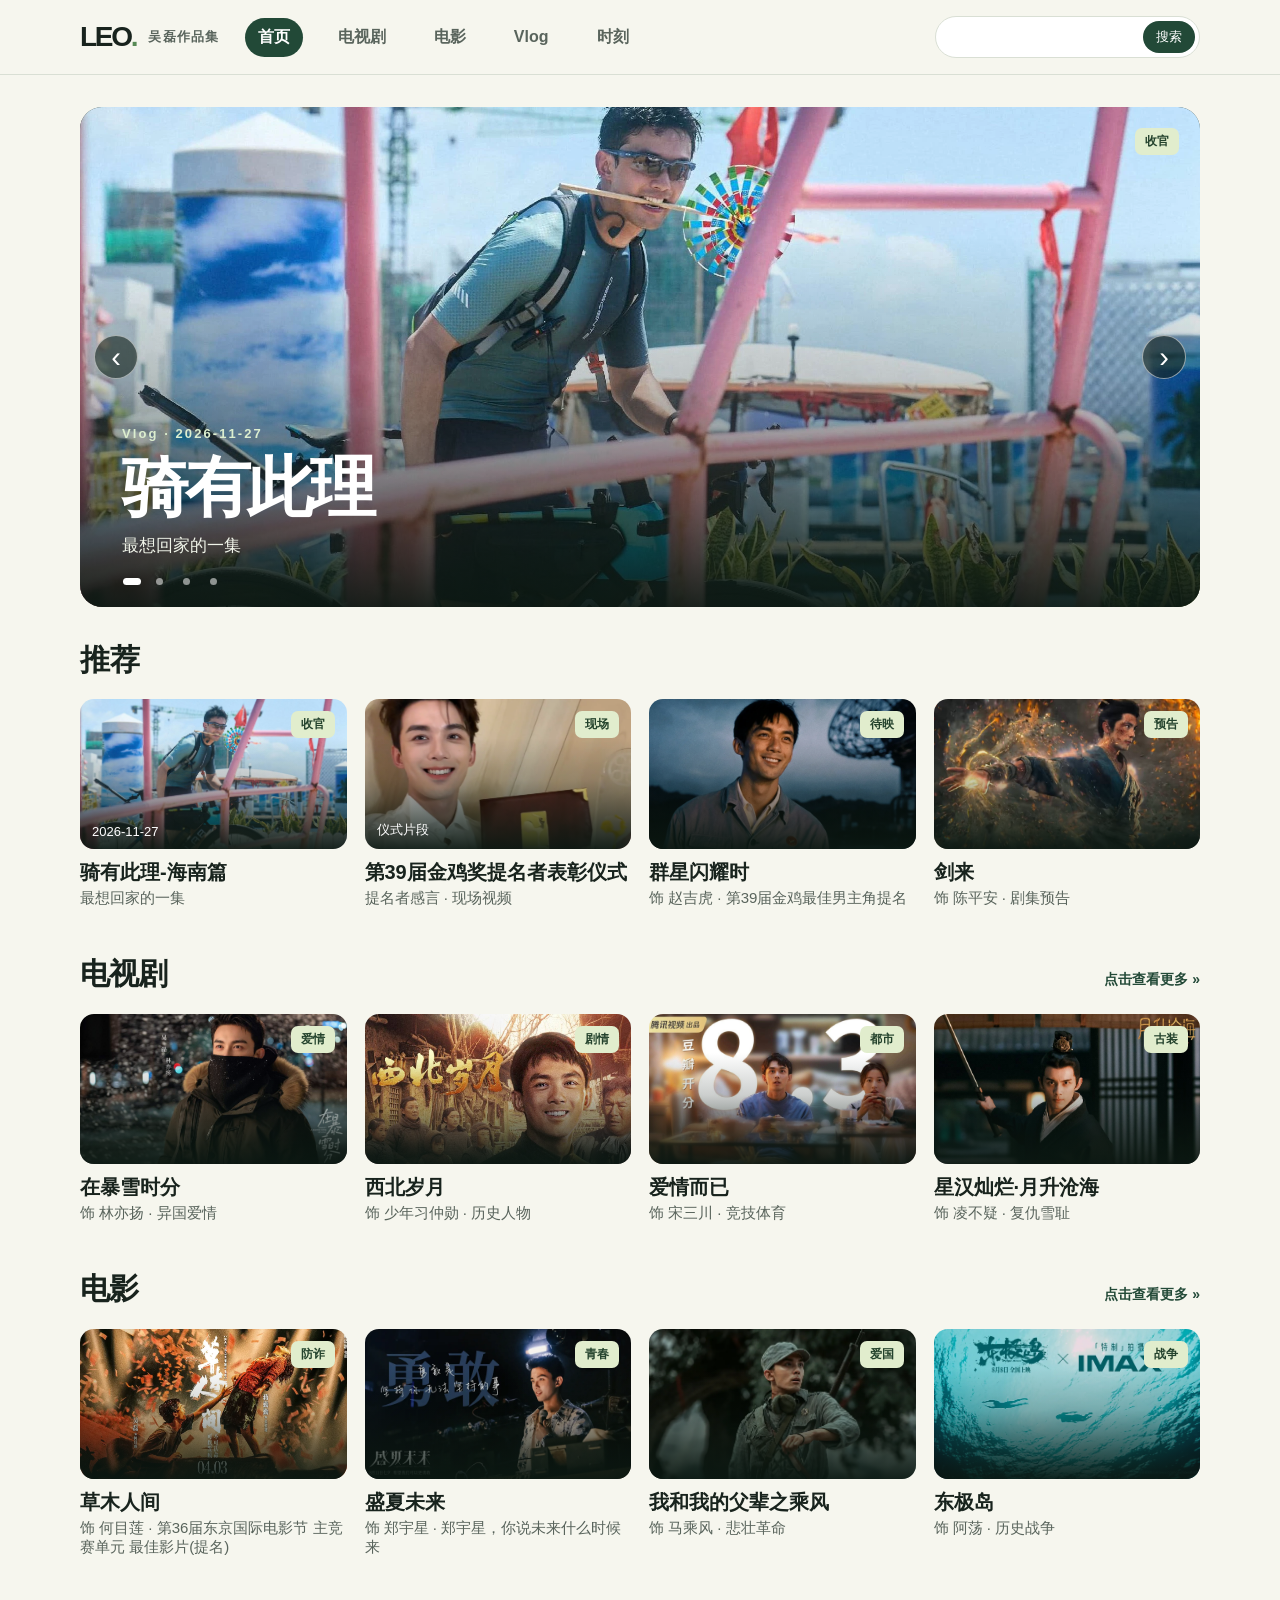
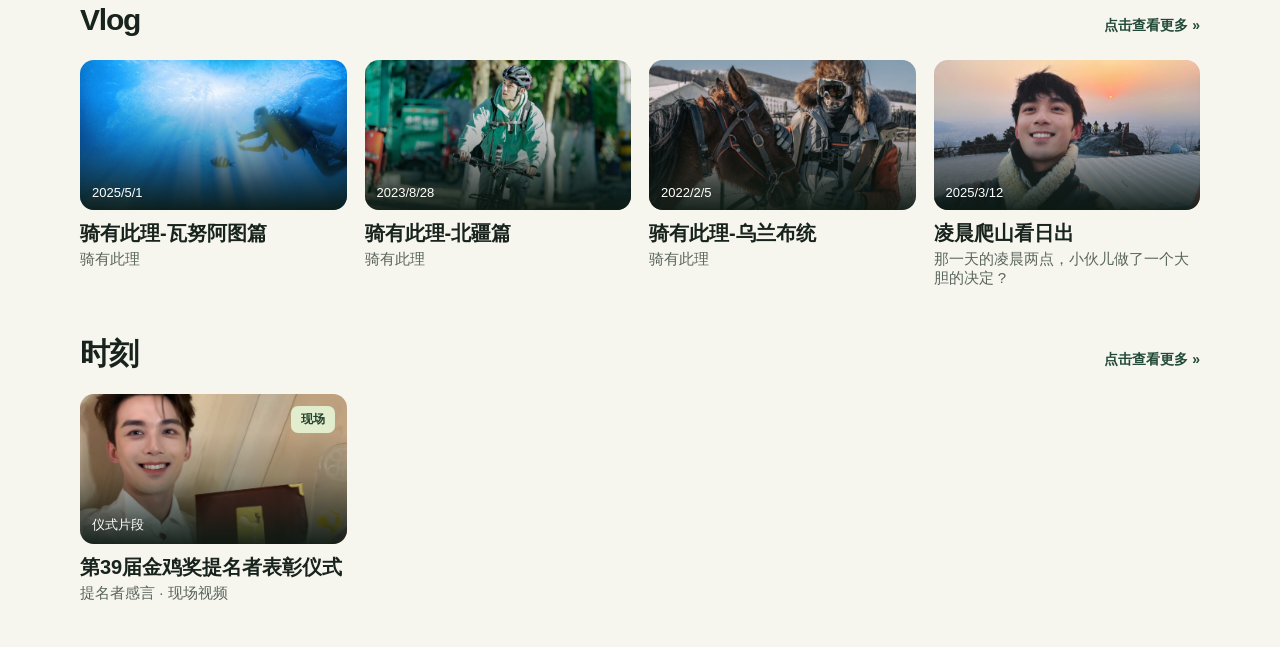
<file: index.html>
<!doctype html>
<html lang="zh-CN">
<head>
  <meta charset="utf-8">
  <meta name="viewport" content="width=device-width,initial-scale=1">
  <meta name="description" content="浏览吴磊的作品与影像，查看简介和播放来源。">
  <title>吴磊 · 作品集</title>
  <link rel="stylesheet" href="style.css?v=8">
  <script src="app.js?v=20" defer></script>
</head>
<body>
  <header class="site-header">
    <div class="shell header-inner">
      <a class="brand" href="#home"><span>LEO<span class="brand-dot">.</span></span><small>吴磊作品集</small></a>
      <nav id="categories" aria-label="作品分类"></nav>
      <form id="work-search" class="work-search" role="search">
        <input id="search-title" type="search" aria-label="按作品标题搜索" required>
        <button type="submit">搜索</button>
      </form>
    </div>
  </header>
  <main class="shell main">
    <p id="status" role="status">正在载入作品…</p>
    <div id="home" hidden>
      <section id="carousel" class="hero" aria-label="精选作品" aria-roledescription="轮播">
        <div id="slide"></div>
        <div class="hero-controls">
          <button id="prev" type="button" aria-label="上一张">‹</button>
          <button id="next" type="button" aria-label="下一张">›</button>
        </div>
        <div id="dots" class="dots" aria-label="选择精选作品"></div>
      </section>
      <div id="home-sections" hidden></div>
      <section id="work-list" aria-labelledby="list-title">
        <div class="section-title"><h1 id="list-title" tabindex="-1">全部作品</h1><span id="work-count"></span></div>
        <div id="grid" class="grid"></div>
      </section>
    </div>
    <article id="detail" hidden></article>
  </main>
</body>
</html>
</file>
<file: style.css>
:root {
  color-scheme: light;
  --paper: #f6f6ee;
  --ink: #18231d;
  --muted: #59645c;
  --line: #d9dfd4;
  --green: #224937;
  font-family: "DM Sans", "Microsoft YaHei", "PingFang SC", sans-serif;
  background: var(--paper);
  color: var(--ink);
}
* { box-sizing: border-box; }

[hidden] { display: none !important; }
body { margin: 0; }
a { color: inherit; text-decoration: none; }
button { font: inherit; cursor: pointer; }
:focus-visible { outline: 2px solid #447e61; outline-offset: 4px; }
img { display: block; width: 100%; height: 100%; object-fit: cover; }
.shell { width: min(100% - 64px, 1120px); margin-inline: auto; }
.site-header { position: sticky; top: 0; z-index: 5; border-bottom: 1px solid var(--line); background: #f6f6eef5; backdrop-filter: blur(14px); }
.header-inner { display: flex; align-items: center; gap: clamp(12px, 2vw, 28px); min-height: 74px; }
.brand { display: inline-flex; align-items: center; gap: 12px; font-size: 28px; font-weight: 800; letter-spacing: -.08em; white-space: nowrap; }
.brand small { font-size: 13px; letter-spacing: .09em; color: var(--muted); }
.brand-dot { color: #578a55; }
nav { display: flex; align-items: center; gap: 22px; }
nav a { display: block; padding: 9px 13px; border-radius: 25px; font-weight: 700; color: var(--muted); white-space: nowrap; }
nav a:hover { background: #e7ebe1; }
nav a[aria-current] { color: white; background: var(--green); }
.main { min-height: 70vh; padding-block: 32px 44px; }
.hero { position: relative; overflow: hidden; border-radius: 22px; background: #263b30; color: white; touch-action: pan-y; }
.hero-link { position: relative; display: block; height: clamp(350px, 46vw, 500px); }
.hero-link::after, .card-cover::after { content: ""; position: absolute; inset: 0; background: linear-gradient(0deg, #0b1812ed, #0b181235 46%, transparent 74%); pointer-events: none; }
.hero-link img { object-position: center 42%; }
.hero-link:focus-visible, .hero button:focus-visible { outline: 2px solid white; outline-offset: -4px; }
.hero-caption { position: absolute; z-index: 1; bottom: 50px; left: 42px; right: 42px; }
.hero-meta { display: block; font-size: 13px; font-weight: 800; letter-spacing: .16em; color: #dceecf; }
.hero-title { display: block; font-size: clamp(32px, 6vw, 66px); line-height: 1.13; letter-spacing: -.05em; margin-block: 9px; }
.hero-subtitle { color: #f0f4e9; font-size: clamp(13px, 1.6vw, 17px); }
.badge { position: absolute; z-index: 1; top: 12px; right: 12px; border-radius: 7px; background: #e1edcd; color: #24432d; font-size: 12px; font-weight: 800; padding: 5px 10px; }
.badge.vip { background: #b52d3d; color: white; }
.badge.hot { background: #ffe196; color: #503604; }
.hero .badge { top: 21px; right: 21px; }
.hero-controls { position: absolute; z-index: 2; inset: 50% 14px auto; transform: translateY(-50%); display: flex; justify-content: space-between; pointer-events: none; }
.hero-controls button { display: grid; place-items: center; width: 44px; height: 44px; padding: 0; pointer-events: auto; border-radius: 50%; border: 1px solid #ffffff88; background: #14231d9c; color: white; font-size: 29px; line-height: 1; }
.hero-controls button:hover { background: #244b39; }
.dots { position: absolute; z-index: 2; left: 40px; bottom: 13px; display: flex; gap: 3px; }
.dots button { display: grid; place-items: center; border: 0; background: none; width: 24px; height: 26px; padding: 0; }
.dots button::before { content: ""; width: 7px; height: 7px; background: #ffffff87; border-radius: 12px; }
.dots button[aria-current]::before { width: 18px; background: white; }
.section-title { display: flex; align-items: baseline; gap: 13px; margin-block: 33px 18px; }
.section-title h1 { margin: 0; font-size: clamp(22px, 3vw, 30px); overflow-wrap: anywhere; }
#work-count { flex: none; }
#work-count, .muted { color: var(--muted); font-size: 13px; }
.grid { display: grid; grid-template-columns: repeat(2, minmax(0, 1fr)); gap: 26px; }
.grid.vlog-groups { display: block; }
.vlog-group .section-title { margin-block: 24px 16px; }
.vlog-group + .vlog-group { margin-top: 36px; }
.home-section + .home-section { margin-top: clamp(24px, 4vw, 46px); }
.home-section-title { justify-content: space-between; }
@media (min-width: 941px) {
  .home-section .grid { grid-template-columns: repeat(4, minmax(0, 1fr)); gap: 18px; }
  .home-section .card h2 { font-size: clamp(16px, 1.6vw, 20px); }
}
.section-more { color: var(--green); font-weight: 700; font-size: 14px; }
.section-more { flex: none; padding-block: 7px; }
.section-more:hover { text-decoration: underline; }
.card { display: block; min-width: 0; }
.card-cover { display: block; position: relative; aspect-ratio: 16 / 9; border-radius: 14px; background: #e0e7d8; overflow: hidden; }
.card-cover img { transition: transform .22s; }
.card:hover img { transform: scale(1.035); }
.episode { position: absolute; bottom: 10px; left: 12px; z-index: 1; color: white; font-size: 13px; }
.card h2 { margin: 10px 0 3px; font-size: clamp(15px, 2vw, 21px); line-height: 1.35; }
.card p { margin: 0; color: var(--muted); font-size: clamp(12px, 1.5vw, 15px); }
.back { display: inline-block; margin-bottom: 20px; font-weight: 800; color: var(--green); }
.player { display: block; width: 100%; height: auto; aspect-ratio: 16 / 9; border: 0; border-radius: 16px; background: #15231c; margin-bottom: 26px; }
video.player { object-fit: contain; }
.detail-info { display: grid; grid-template-columns: minmax(94px, 210px) minmax(0, 1fr); gap: clamp(14px, 4vw, 42px); align-items: start; }
.poster { aspect-ratio: 3 / 4; border-radius: 13px; overflow: hidden; background: #e0e7d8; }
.detail-info h1 { margin: 0 0 12px; font-size: clamp(22px, 4vw, 43px); line-height: 1.2; overflow-wrap: anywhere; }
.detail-info h2, .sources h2 { font-size: 19px; margin: 22px 0 9px; }
.description { white-space: pre-wrap; overflow-wrap: anywhere; margin: 0; color: var(--muted); line-height: 1.75; }
.sources { margin-top: 30px; }
.sources ul { list-style: none; margin: 0; padding: 0; display: grid; gap: 8px; }
.sources a { background: #fff; border: 1px solid var(--line); border-radius: 12px; padding: 13px 16px; display: flex; align-items: center; gap: 12px; font-weight: 700; }
.sources a:hover { border-color: #65997d; }
.source-icon { display: grid; place-items: center; width: 32px; height: 32px; background: #e6efe0; color: var(--green); border-radius: 50%; }
.source-arrow { margin-left: auto; color: var(--muted); font-size: 13px; }
@media (max-width: 680px) {
  .shell { width: calc(100% - 28px); }
  .header-inner { display: block; padding-top: 9px; min-height: auto; }
  .brand { font-size: 23px; }
  nav { justify-content: space-between; gap: 0; overflow-x: auto; padding-block: 7px 10px; }
  nav a { font-size: 13px; padding: 7px 8px; }
  .main { padding-top: 14px; }
  .hero { border-radius: 14px; }
  .hero-link { height: auto; min-height: 246px; aspect-ratio: 16 / 10; }
  .hero-caption { left: 15px; right: 15px; bottom: 44px; }
  .hero .badge { top: 10px; right: 10px; }
  .hero-controls { inset-inline: 7px; }
  .hero-controls button { width: 36px; height: 36px; font-size: 24px; }
  .dots { left: 11px; bottom: 7px; }
  .grid { gap: 18px 10px; }
  .card-cover { border-radius: 9px; }
  .card-cover .badge { top: 5px; right: 5px; padding: 3px 6px; font-size: 10px; }
  .episode { left: 7px; bottom: 6px; font-size: 10px; }
  .detail-info { grid-template-columns: minmax(92px, 32%) minmax(0, 1fr); }
}
@media (prefers-reduced-motion: reduce) { .card-cover img { transition: none; } }


.detail-year { font-size: clamp(20px, 3vw, 30px); color: var(--muted); margin: 0 0 18px; }
.detail-meta { color: var(--muted); line-height: 1.9; font-size: clamp(14px, 2vw, 18px); margin: 0; overflow-wrap: anywhere; }
.detail-info { padding: clamp(16px, 3vw, 30px); border-radius: 20px; background: #e5ece3; }
.poster img { object-fit: contain; }
.playback, .synopsis { margin-top: 32px; }
.playback h2, .synopsis h2 { font-size: 21px; }
.player-tabs { display: flex; flex-wrap: wrap; gap: 8px; margin-bottom: 12px; }
.player-tabs button { padding: 8px 18px; border: 1px solid var(--line); border-radius: 20px; background: white; color: var(--green); }
.player-tabs button[aria-pressed="true"] { background: var(--green); color: white; }
.playback .player { margin-bottom: 12px; }
/* Reserve room for Weibo's built-in footer below the 16:9 video. */
.playback { container-type: inline-size; }
.playback .player-weibo { height: calc(56.25cqw + 64px); }

.work-search { display: flex; align-items: center; gap: 4px; margin-left: auto; min-width: 0; width: min(100%, 265px); padding: 4px; border: 1px solid var(--line); border-radius: 24px; background: #fff; }
.work-search input { min-width: 0; width: 100%; border: 0; background: transparent; color: var(--ink); font: inherit; font-size: 14px; padding: 5px 8px; }
.work-search button { border: 0; border-radius: 20px; padding: 7px 13px; flex: none; background: var(--green); color: white; font-size: 13px; }
.empty-results { grid-column: 1 / -1; padding: 32px 18px; border-radius: 16px; background: white; color: var(--muted); text-align: center; }
.vlog-view { max-width: 960px; margin-inline: auto; }
.vlog-screen .playback { margin-top: 0; }
.vlog-panel { padding: clamp(16px, 4vw, 32px); border-radius: 18px; background: white; border: 1px solid var(--line); }
.vlog-panel h1 { margin: 4px 0 18px; font-size: clamp(23px, 4vw, 39px); }
.vlog-label { color: var(--green); font-size: 13px; font-weight: 700; margin: 0; }
.episode-tabs { display: flex; gap: 8px; overflow-x: auto; padding: 5px; margin-inline: -5px; }
.episode-tabs button { flex: none; min-height: 42px; padding: 8px 14px; border: 1px solid var(--line); border-radius: 24px; background: var(--paper); color: var(--ink); }
.episode-tabs button[aria-pressed="true"] { background: var(--green); border-color: var(--green); color: white; }
.current-episode { margin: 12px 0 0; color: var(--muted); white-space: pre-line; }
.vlog-panel .sources { border-top: 1px solid var(--line); margin-top: 20px; }
.player-placeholder { position: relative; overflow: hidden; color: white; }
.player-placeholder img { opacity: .5; }
.player-placeholder span { position: absolute; inset: 0; display: grid; place-items: center; }

@media (max-width: 940px) {
  .header-inner { display: grid; grid-template-columns: minmax(0, 1fr) auto; column-gap: 10px; row-gap: 0; padding-top: 8px; }
  .header-inner nav { grid-column: 1 / -1; grid-row: 2; display: grid; grid-template-columns: repeat(5, minmax(0, 1fr)); gap: 0; padding-block: 7px; text-align: center; }
  .header-inner nav a { justify-self: center; }
  .work-search { grid-row: 1; grid-column: 2; width: clamp(146px, 35vw, 255px); }
}
@media (max-width: 380px) {
  .brand { gap: 7px; }
  .brand small { font-size: 11px; letter-spacing: 0; }
  .work-search button { padding-inline: 8px; }
}

@media (min-width: 681px) {
 .television-page .hero-link { height: clamp(310px, 38vw, 430px); }
}
.television-page .hero-title { font-size: clamp(30px, 4.5vw, 54px); }
.section-title h2 { font-size: clamp(23px, 3vw, 30px); margin: 0; letter-spacing: -.04em; }
.poster-rail { display: grid; grid-auto-flow: column; grid-auto-columns: calc((100% - 100px) / 6); gap: 20px; overflow-x: auto; padding-bottom: 15px; scroll-snap-type: x mandatory; scrollbar-width: thin; scrollbar-color: #9cae98 transparent; }
.portrait-card { min-width: 0; scroll-snap-align: start; }
.portrait-image { position: relative; aspect-ratio: 3 / 4; overflow: hidden; border-radius: 12px; background: #dce4d7; }
.portrait-image img { transition: transform .2s; }
.portrait-card:hover img { transform: scale(1.04); }
.artwork { opacity: 0; }
img.artwork { transition: opacity .12s ease, transform .22s ease; }
.artwork.is-loaded { opacity: 1; }
.player-placeholder img.artwork { opacity: 0; }
.player-placeholder img.artwork.is-loaded { opacity: .5; }
@media (prefers-reduced-motion: reduce) {
  img.artwork { transition: none; }
}
.portrait-card h3 { font-size: 16px; margin: 11px 0 5px; }
.portrait-card p { color: var(--muted); font-size: 13px; margin: 0; }
.portrait-image .badge { right: 7px; top: 7px; padding: 4px 7px; font-size: 11px; }
.rating { position: absolute; bottom: 8px; right: 8px; padding: 3px 7px; background: #18231dcc; color: #ffe4a2; border-radius: 6px; font-size: 18px; font-weight: 800; }
.timeline-section { margin-top: 32px; padding: 1px 28px 28px; background: #e9eee4; border: 1px solid #dbe3d5; border-radius: 18px; }
.timeline-section .section-title { margin-top: 25px; flex-wrap: wrap; }
.year-tabs { display: flex; gap: 8px; overflow-x: auto; padding: 0 0 16px; scrollbar-width: thin; }
.year-tabs button { flex: 0 0 auto; border: 1px solid #cbd8c5; background: transparent; color: var(--muted); border-radius: 24px; padding: 8px 16px; }
.year-tabs button[aria-pressed="true"] { background: var(--green); color: white; border-color: var(--green); }
.year-content { display: grid; grid-template-columns: 150px 1fr; gap: 30px; border-top: 1px solid #ced9c7; padding-top: 24px; }
.year-label strong { display: block; font-size: 48px; letter-spacing: -.06em; color: var(--green); line-height: 1.1; }
.year-label span { display: block; margin-top: 8px; font-size: 13px; color: var(--muted); }
.year-works { display: grid; grid-template-columns: repeat(2, minmax(0, 1fr)); gap: 12px; }
.year-work { display: flex; flex-direction: column; gap: 7px; border-left: 2px solid #97b187; padding: 10px 15px; }
.year-work span { font-size: 13px; color: var(--muted); }
.year-work .year-arrow { color: var(--green); }
a.year-work:hover { background: #ffffff88; border-radius: 0 8px 8px 0; }
.detail-role { color: var(--green); font-weight: 700; }
@media (max-width: 680px) {
 .poster-rail { grid-auto-columns: 42%; gap: 12px; }
 .television-extras > .section-title { flex-wrap: wrap; gap: 7px; }
 .timeline-section { padding: 1px 15px 20px; }
 .year-content { grid-template-columns: 1fr; gap: 18px; }
 .year-label { display: flex; align-items: baseline; gap: 15px; }
 .year-label strong { font-size: 36px; }
 .year-works { grid-template-columns: 1fr; }
}
</file>
